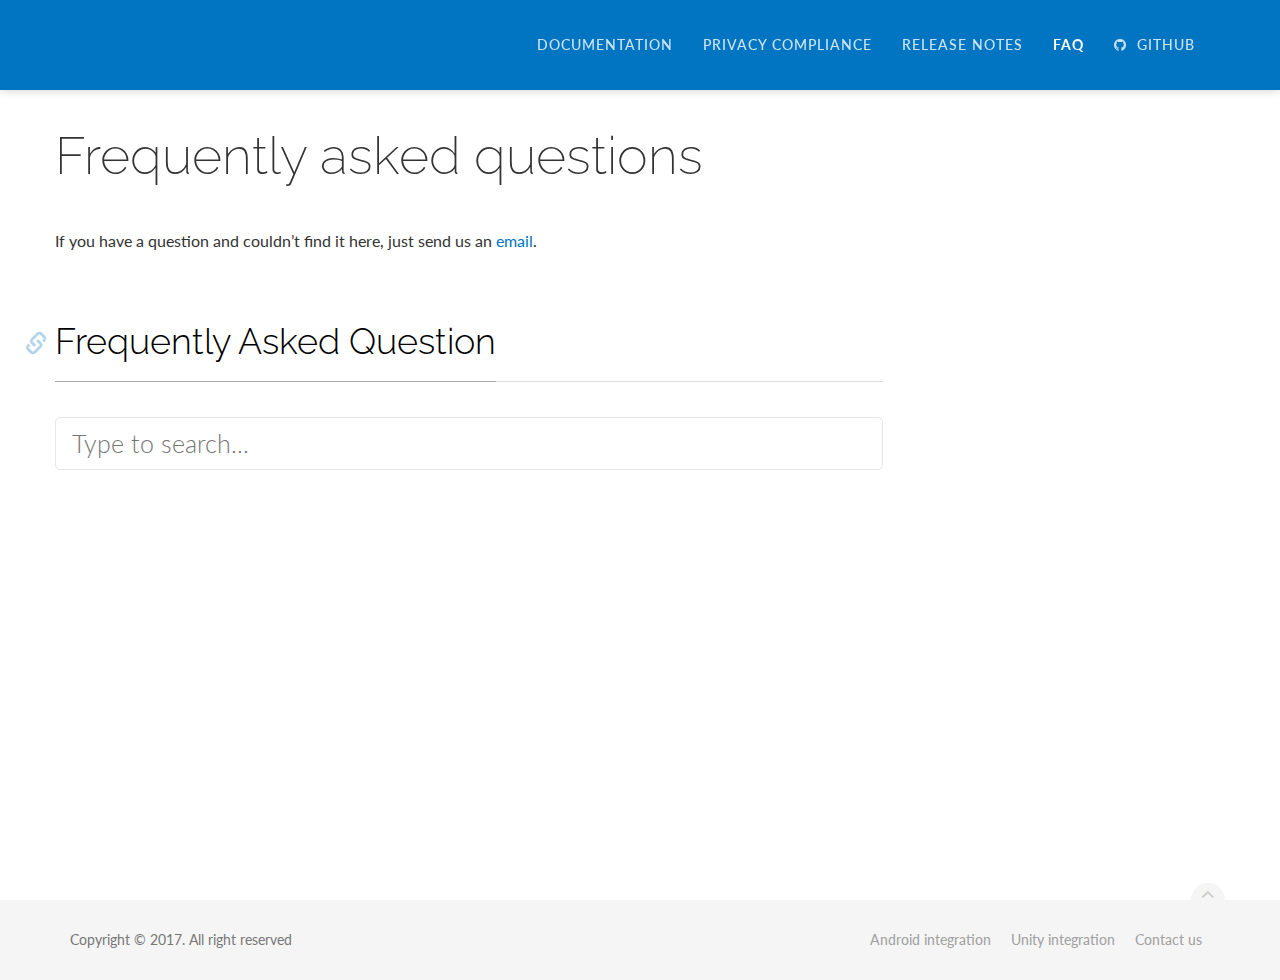
<file: docs/faq.html>
<!DOCTYPE html>
<html lang="en">
<head>
    <meta charset="utf-8">
    <meta http-equiv="X-UA-Compatible" content="IE=edge">
    <meta name="viewport" content="width=device-width, initial-scale=1">
    <meta name="description" content="">
    <meta name="keywords" content="">

    <title>AMR - Flutter FAQ</title>

    <!-- Styles -->
    <link href="assets/css/theDocs.all.min.css" rel="stylesheet">
    <link href="assets/css/custom.css" rel="stylesheet">
    <link href="assets/css/skin/skin-blue.css" rel="stylesheet">


    <!-- Fonts -->
    <link href='https://fonts.googleapis.com/css?family=Raleway:100,300,400,500%7CLato:300,400' rel='stylesheet'
          type='text/css'>

    <!-- Scripts -->
    <script src="https://ajax.googleapis.com/ajax/libs/jquery/1.12.4/jquery.min.js"></script>

    <!-- Favicons -->
    <link rel="icon" href="https://dashboard.admost.com/Assets/img/admostfavicon.png">
</head>

<body data-spy="scroll" data-target=".sidebar" data-offset="200">

<header class="site-header navbar-transparent sticky">

    <nav class="navbar navbar-default">
        <div class="container">

            <!-- Toggle buttons and brand -->
            <div class="navbar-header">
                <button type="button" class="navbar-toggle" data-toggle="collapse" data-target="#navbar"
                        aria-expanded="true" aria-controls="navbar">
                    <span class="glyphicon glyphicon-option-vertical"></span>
                </button>

                <button type="button" class="navbar-toggle for-sidebar" data-toggle="offcanvas">
                    <span class="icon-bar"></span>
                    <span class="icon-bar"></span>
                    <span class="icon-bar"></span>
                </button>
                <a class="navbar-brand" href="http://admost.github.io"><img src="assets/img/logo-white.svg" alt="logo"></a>

            </div>
            <!-- END Toggle buttons and brand -->

            <!-- Top navbar -->
            <div id="navbar" class="navbar-collapse collapse" aria-expanded="true" role="banner">
                <ul class="nav navbar-nav navbar-right">
                    <li><a href="index.html">Documentation</a></li>
                    <li><a target="_blank" href="https://admost.github.io/privacy.html">Privacy Compliance</a></li>
                    <li><a href="release-notes.html">Release Notes</a></li>
                    <li class="active"><a href="faq.html">FAQ</a></li>
                    <li>
                        <a target="_blank" href="https://github.com/admost/amrflutter">
                        <i class="fa fa-github"></i>&nbsp;&nbsp;Github</a>
                    </li>
                </ul>
            </div>
            <!-- END Top navbar -->
        </div>
    </nav>
    <!-- END Top navbar & branding -->
</header>


<main class="container">
    <div class="row">
        <!-- Main content -->
        <article class="col-sm-9 main-content" role="main">
            <h1>Frequently asked questions</h1>
            <p>If you have a question and couldn’t find it here, just send us an <a href="mailto:amr@admost.com">email</a>.</p>
            <p></p>

            <section>
                <h2 id="faq">Frequently Asked Question</h2>
                <div class="faq">
                    <input class="faq-search" type="text" placeholder="Type to search...">

                    
                </div>
            </section>

        </article>
        <!-- END Main content -->
    </div>
</main>


<!-- Footer -->
<footer class="site-footer">
    <div class="container">
        <a id="scroll-up" href="#"><i class="fa fa-angle-up"></i></a>

        <div class="row">
            <div class="col-md-6 col-sm-6">
                <p>Copyright &copy; 2017. All right reserved</p>
            </div>
            <div class="col-md-6 col-sm-6">
                <ul class="footer-menu">
                    <li><a href="http://admost.github.io/amrandroid">Android integration</a></li>
                    <li><a href="http://admost.github.io/amrunity">Unity integration</a></li>
                    <li><a href="mailto:amr@admost.com">Contact us</a></li>
                </ul>
            </div>
        </div>
    </div>
</footer>
<!-- END Footer -->

<!-- Scripts -->
<!-- Placed at the end of the document so the pages load faster -->
<script>
    window.jQuery || document.write('<script src="assets/js/vendor/jquery.min.js"><\/script>')
</script>

<script src="adnetworks.js" type="text/javascript"></script>
<script src="assets/js/theDocs.all.min.js"></script>
<script src="assets/js/custom.js"></script>

</body>
</html>
</file>
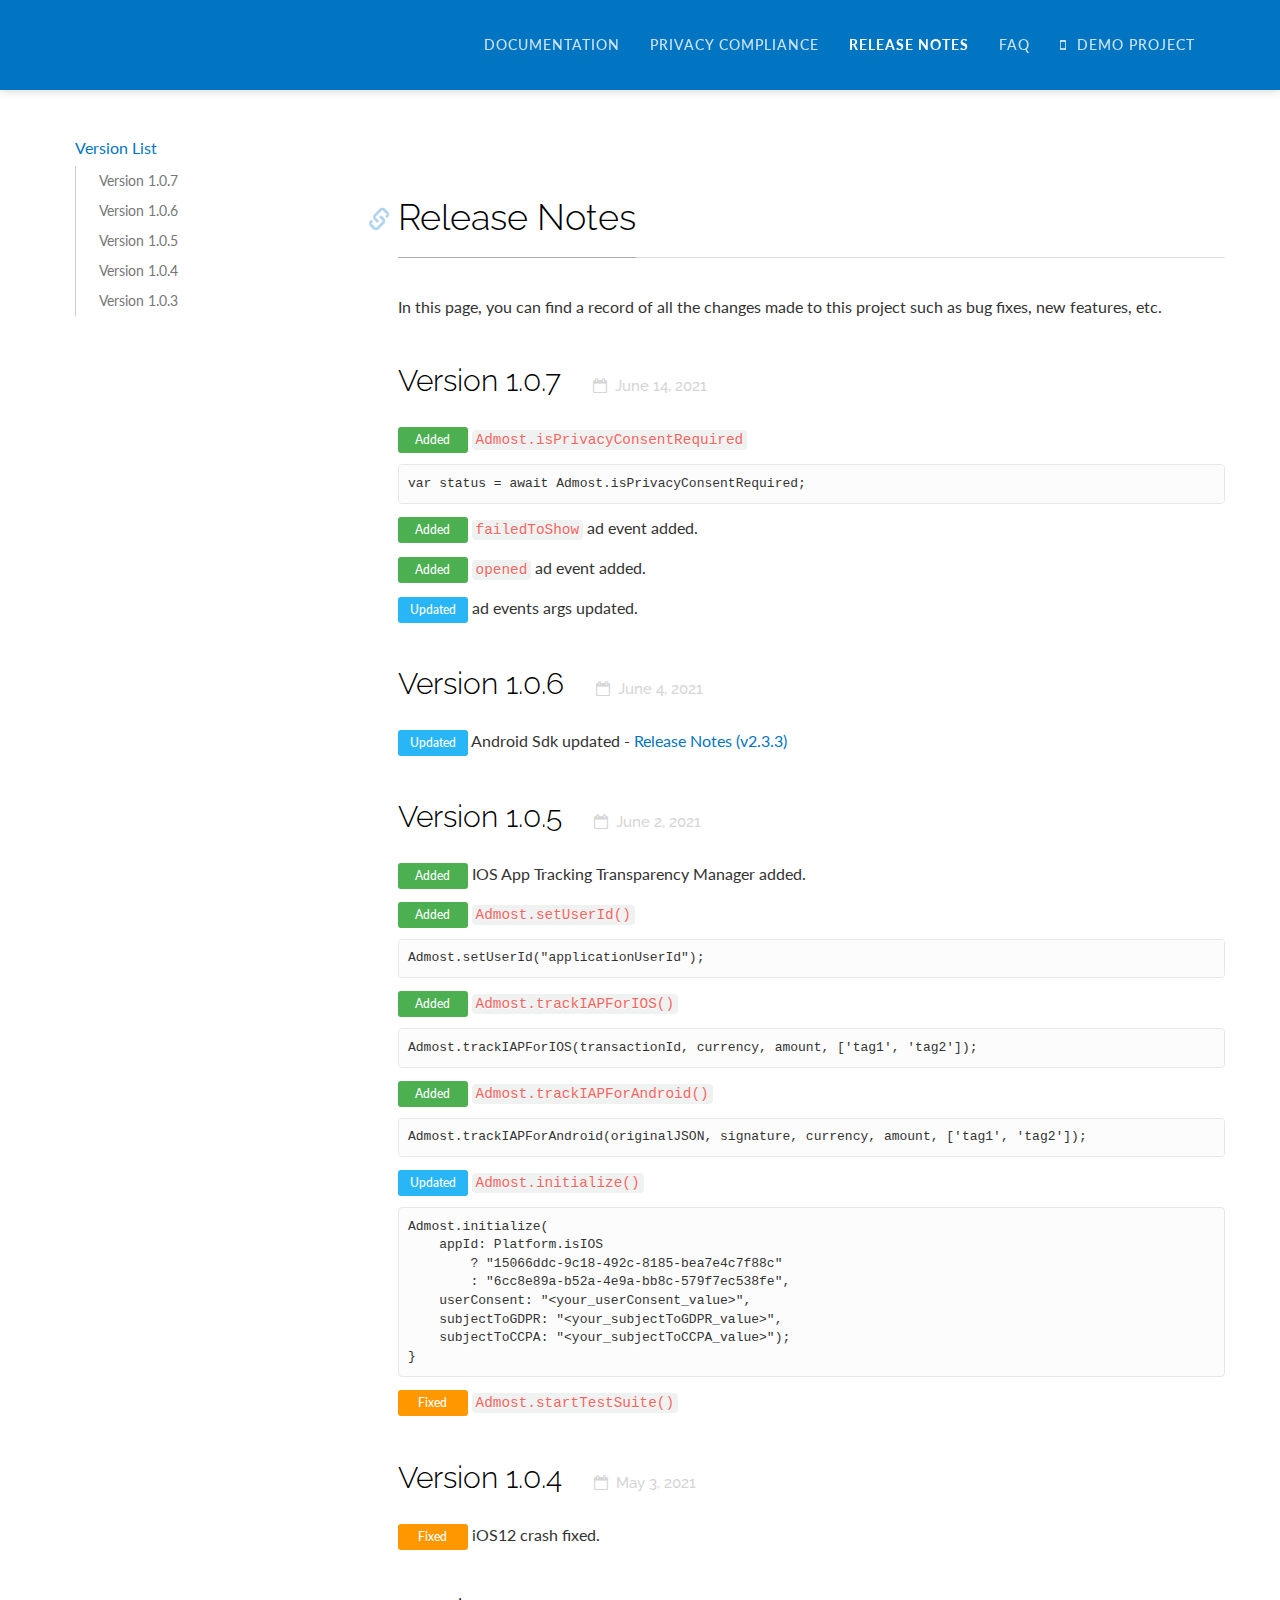
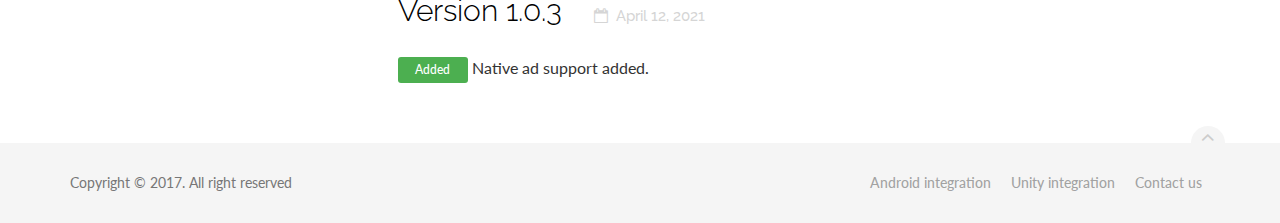
<file: docs/release-notes.html>
<!DOCTYPE html>
<html lang="en">

<head>
    <meta charset="utf-8">
    <meta http-equiv="X-UA-Compatible" content="IE=edge">
    <meta name="viewport" content="width=device-width, initial-scale=1">
    <meta name="description" content="">
    <meta name="keywords" content="">
    <title>AMR - Flutter Release Notes</title>
    <!-- Styles -->
    <link href="assets/css/theDocs.all.min.css" rel="stylesheet">
    <link href="assets/css/custom.css" rel="stylesheet">
    <link href="assets/css/skin/skin-blue.css" rel="stylesheet">
    <!-- Fonts -->
    <link href="https://fonts.googleapis.com/css?family=Raleway:100,300,400,500%7CLato:300,400" rel="stylesheet"
        type="text/css">
    <!-- Scripts -->
    <script src="https://ajax.googleapis.com/ajax/libs/jquery/1.12.4/jquery.min.js"></script>
    <!-- Favicons -->
    <link rel="icon" href="https://dashboard.admost.com/Assets/img/admostfavicon.png">
</head>

<body data-spy="scroll" data-target=".sidebar" data-offset="200">
    <header class="site-header navbar-transparent sticky">
        <nav class="navbar navbar-default">
            <div class="container">
                <!-- Toggle buttons and brand -->
                <div class="navbar-header">
                    <button type="button" class="navbar-toggle" data-toggle="collapse" data-target="#navbar"
                        aria-expanded="true" aria-controls="navbar">
                        <span class="glyphicon glyphicon-option-vertical"></span>
                    </button>
                    <button type="button" class="navbar-toggle for-sidebar" data-toggle="offcanvas">
                        <span class="icon-bar"></span>
                        <span class="icon-bar"></span>
                        <span class="icon-bar"></span>
                    </button>
                    <a class="navbar-brand" href="http://admost.github.io"><img src="assets/img/logo-white.svg"
                            alt="logo"></a>
                </div>
                <!-- END Toggle buttons and brand -->
                <!-- Top navbar -->
                <div id="navbar" class="navbar-collapse collapse" aria-expanded="true" role="banner">
                    <ul class="nav navbar-nav navbar-right">
                        <li><a href="index.html">Documentation</a></li>
                        <li><a target="_blank" href="https://admost.github.io/privacy.html">Privacy Compliance</a></li>
                        <li class="active"><a href="release-notes.html">Release Notes</a></li>
                        <li><a href="faq.html">FAQ</a></li>
                        <li><a target="_blank" href="http://download.admost.com/AMRDemo.zip">
                                <i class="fa fa-mobile-phone"></i>&nbsp;&nbsp;Demo Project</a>
                        </li>
                    </ul>
                </div>
                <!-- END Top navbar -->
            </div>
        </nav>
        <!-- END Top navbar & branding -->
    </header>
    <main class="container">
        <div class="row">
            <!-- Sidebar -->
            <aside class="col-sm-3 sidebar">
                <ul class="nav sidenav dropable sticky">
                    <li><a href="#release-notes">Version List</a>
                        <ul>
                            <li><a href="#v1.0.7">Version 1.0.7</a></li>
                            <li><a href="#v1.0.6">Version 1.0.6</a></li>
                            <li><a href="#v1.0.5">Version 1.0.5</a></li>
                            <li><a href="#v1.0.4">Version 1.0.4</a></li>
                            <li><a href="#v1.0.3">Version 1.0.3</a></li>
                        </ul>
                    </li>
                </ul>
            </aside>
            <!-- END Sidebar -->
            <!-- Main content -->
            <article class="col-sm-9 main-content" role="main">
                <section>
                    <h2 id="release-notes">Release Notes</h2>
                    <header>
                        <p>In this page, you can find a record of all the changes made to this project such as bug
                            fixes,
                            new features, etc.</p>
                    </header>
                    <!-- 1.0.7 -->
                    <h3 id="v1.0.7">Version 1.0.7 <small class="release-date">June 14, 2021</small> </h3>

                    <p><span class="change change-added"></span> <code>Admost.isPrivacyConsentRequired</code></p>
                    <pre><code>  var status = await Admost.isPrivacyConsentRequired;
                        </code></pre>
                    <p><span class="change change-added"></span> <code>failedToShow</code> ad event added.</p>
                    <p><span class="change change-added"></span> <code>opened</code> ad event added.</p>
                    <p><span class="change change-updated"></span> ad events args updated.</p>

                    <!-- END 1.0.7 -->
                    <!-- 1.0.6 -->
                    <h3 id="v1.0.6">Version 1.0.6 <small class="release-date">June 4, 2021</small> </h3>
                    <p><span class="change change-updated"></span> Android Sdk updated - <a
                            href="https://admost.github.io/amrandroid/release-notes.html#v2.3.3">Release Notes
                            (v2.3.3)</a></p>
                    <!-- END 1.0.6 -->
                    <!-- 1.0.5 -->
                    <h3 id="v1.0.5">Version 1.0.5 <small class="release-date">June 2, 2021</small> </h3>


                    <p><span class="change change-added"></span> IOS App Tracking Transparency Manager added.</p>
                    <p><span class="change change-added"></span> <code>Admost.setUserId()</code></p>
                    <pre><code>
                            Admost.setUserId("applicationUserId");
                        </code></pre>
                    <p><span class="change change-added"></span> <code>Admost.trackIAPForIOS()</code></p>
                    <pre><code>
                            Admost.trackIAPForIOS(transactionId, currency, amount, ['tag1', 'tag2']);
                        </code></pre>
                    <p><span class="change change-added"></span> <code>Admost.trackIAPForAndroid()</code></p>
                    <pre><code>
                            Admost.trackIAPForAndroid(originalJSON, signature, currency, amount, ['tag1', 'tag2']);
                        </code></pre>
                    <p><span class="change change-updated"></span> <code>Admost.initialize()</code></p>
                    <pre><code>
Admost.initialize(
    appId: Platform.isIOS
        ? "15066ddc-9c18-492c-8185-bea7e4c7f88c"
        : "6cc8e89a-b52a-4e9a-bb8c-579f7ec538fe",
    userConsent: "&lt;your_userConsent_value&gt;",
    subjectToGDPR: "&lt;your_subjectToGDPR_value&gt;",
    subjectToCCPA: "&lt;your_subjectToCCPA_value&gt;");
}                        </code></pre>
                    <p><span class="change change-fixed"></span> <code>Admost.startTestSuite()</code></p>

                    <!-- END 1.0.5 -->
                    <!-- 1.0.4 -->
                    <h3 id="v1.0.4">Version 1.0.4 <small class="release-date">May 3, 2021</small> </h3>
                    <p><span class="change change-fixed"></span> iOS12 crash fixed.</p>
                    <!-- END 1.0.4 -->
                    <!-- 1.0.3 -->
                    <h3 id="v1.0.3">Version 1.0.3 <small class="release-date">April 12, 2021</small> </h3>
                    <p><span class="change change-added"></span> Native ad support added.</p>
                    <!-- END 1.0.3 -->
                </section>
            </article>
            <!-- END Main content -->
        </div>
    </main>
    <!-- Footer -->
    <footer class="site-footer">
        <div class="container">
            <a id="scroll-up" href="#"><i class="fa fa-angle-up"></i></a>
            <div class="row">
                <div class="col-md-6 col-sm-6">
                    <p>Copyright &copy; 2017. All right reserved</p>
                </div>
                <div class="col-md-6 col-sm-6">
                    <ul class="footer-menu">
                        <li><a href="http://admost.github.io/amrandroid">Android integration</a></li>
                        <li><a href="http://admost.github.io/amrunity">Unity integration</a></li>
                        <li><a href="mailto:amr@admost.com">Contact us</a></li>
                    </ul>
                </div>
            </div>
        </div>
    </footer>
    <!-- END Footer -->
    <!-- Scripts -->
    <!-- Placed at the end of the document so the pages load faster -->
    <script>
        window.jQuery || document.write('<script src="assets/js/vendor/jquery.min.js"><\/script>')
    </script>
    <script src="adnetworks.js" type="text/javascript"></script>
    <script src="assets/js/theDocs.all.min.js"></script>
    <script src="assets/js/custom.js"></script>
</body>

</html>
</file>
<file: docs/assets/css/custom.css>
/**
 * Icon list
 */

/* Glyphicons */
.glyphicons-list {
  list-style: none;
  padding: 0;
}

.flutter-icon {
  background:url('../img/flutter.svg');
  display: inline-block;
  width: 50px;
  height: 50px;
  /* Other styles here */
}
.glyphicons-list li {
  display: inline-block;
  float: left;
  width: 12.5%;
  height: 115px;
  background-color: #f8f8f8;
  border: 1px solid #fff;
  padding: 10px;
  transition: .3s ease;
}

.glyphicons-list li:hover {
  background-color: #eee;
}

.glyphicons-list .glyphicon {
  display: block;
  text-align: center;
  font-size: 25px;
  color: #222;
}

.glyphicons-list .glyphicon-class {
  display: block;
  text-align: center;
  margin-top: 10px;
  line-height: 16px;
  font-size: 13px;
}

/* Font Awesome */
.fa-page-header {
  font-size: 20px;
  padding-bottom: 15px;
  border-bottom: 1px solid #f1f1f1;
}

.fontawesome-icon-list .fa-hover {
  margin-bottom: 5px;
  transition: .3s ease;
}

.fontawesome-icon-list .fa-hover:hover {
  background-color: #f8f8f8;
}

.fontawesome-icon-list .fa-hover .fa {
  width: 25px;
  color: #222;
}


@media (max-width: 767px) {
  .glyphicons-list li {
    width: 25%;
  }
}


/**
 * Prism supported languages
 */
.prism-languages {
  list-style: none;
  padding: 0;
  margin: 20px 0;
}

.prism-languages li {
  width: 33.3333%;
  float: left;
}

.prism-languages li code {
  margin-left: 8px;
}

@media (max-width: 991px) {

  .prism-languages li {
    width: 50%;
  }

}


/**
 * Code window spacer
 */
.window-content .btn {
  margin-bottom: 6px;
}
</file>
<file: docs/assets/css/skin/skin-blue.css>
.navbar-default.navbar-light li > a:focus,
.navbar-default.navbar-light li > a:hover,
.navbar-default.navbar-light .active > a,
.navbar-default.navbar-light .active > a:focus,
.navbar-default.navbar-light .active > a:hover,
.navbar-default.navbar-light .open > a:focus,
.navbar-default.navbar-light .open > a:hover,
.navbar-default.navbar-light .open > a,
.sidenav a.active,
.sidenav a:hover,
.sidenav > li > a.active,
.sidenav > li > a:hover,
.sidenav li.active > a,
.sidebar-boxed .sidenav > li > a:hover,
.sidebar-boxed .sidenav > li > a.open,
a,
a:focus,
a:hover,
h1 a:before,
h2 a:before,
h3 a:before,
.toc a:hover,
.toc a:active,
.tabs-text .nav-tabs > li.active a,
.tabs-btn .nav-tabs li.active a,
.code-tabs .languages .btn.active,
.code-tabs .languages .btn:active,
.promo > .fa,
.promo > .glyphicon,
.pagination > li > a:focus,
.pagination > li > a:hover,
.pagination > li > span:focus,
.pagination > li > span:hover,
.pager li > a:hover {
  color: #0175C2;
}

.site-header .navbar,
.sidenav > li > ul li.active a:before,
.sidenav > li > ul a.active:before,
.sidebar-line .sidenav li.active > a:before,
.sidebar-line .sidenav a.active:before,
.carousel.indicators-out .carousel-indicators .active,
.pagination > .active > a,
.pagination > .active > a:focus,
.pagination > .active > a:hover,
.pagination > .active > span,
.pagination > .active > span:focus,
.pagination > .active > span:hover {
  background-color: #0175C2;
}

.carousel.indicators-out .carousel-indicators li {
  border-color: #0175C2;
}

.tabs-text .nav-tabs > li.active {
  border-bottom-color: #0175C2;
}

.grid-view li {
  border-top-color: #0175C2;
}

@media screen and (max-width: 767px) {
  .navbar {
    background-color: #0175C2 !important;
  }
}

/*# sourceMappingURL=skin-blue.css.map */
</file>
